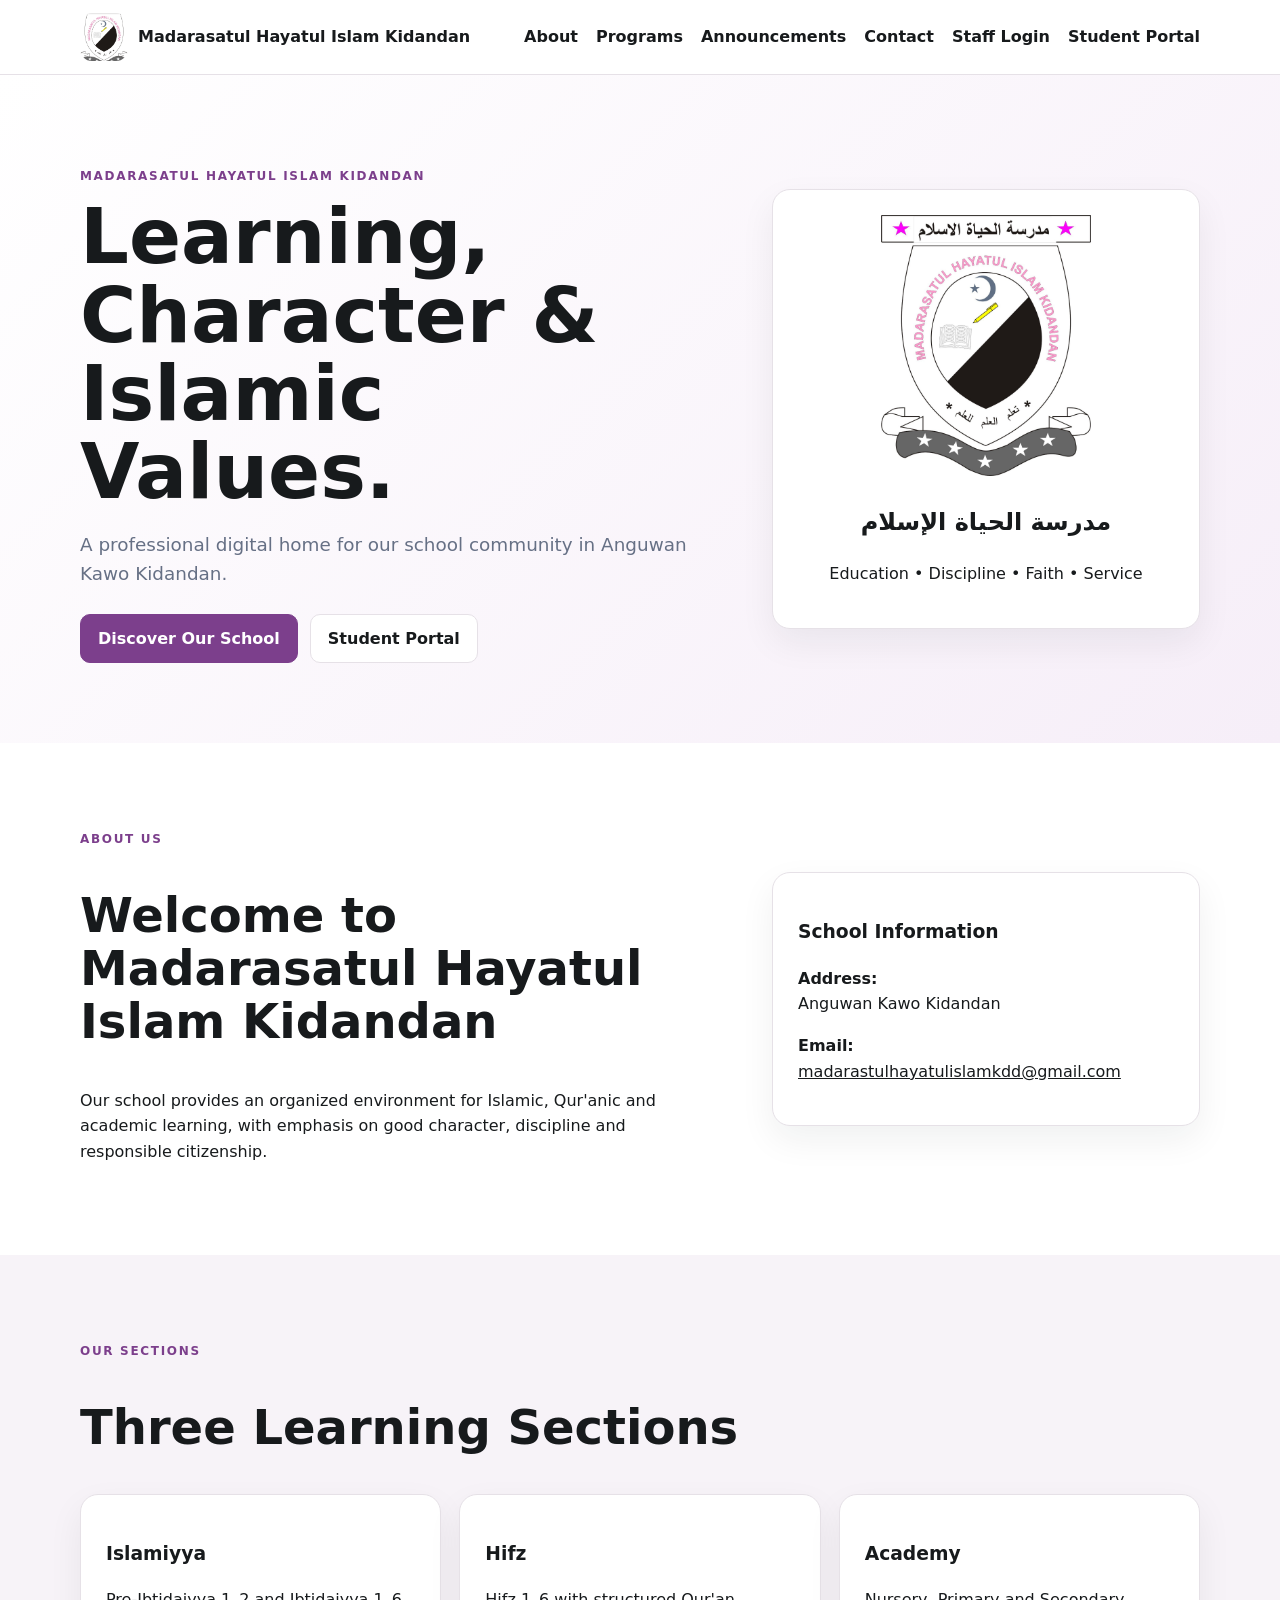
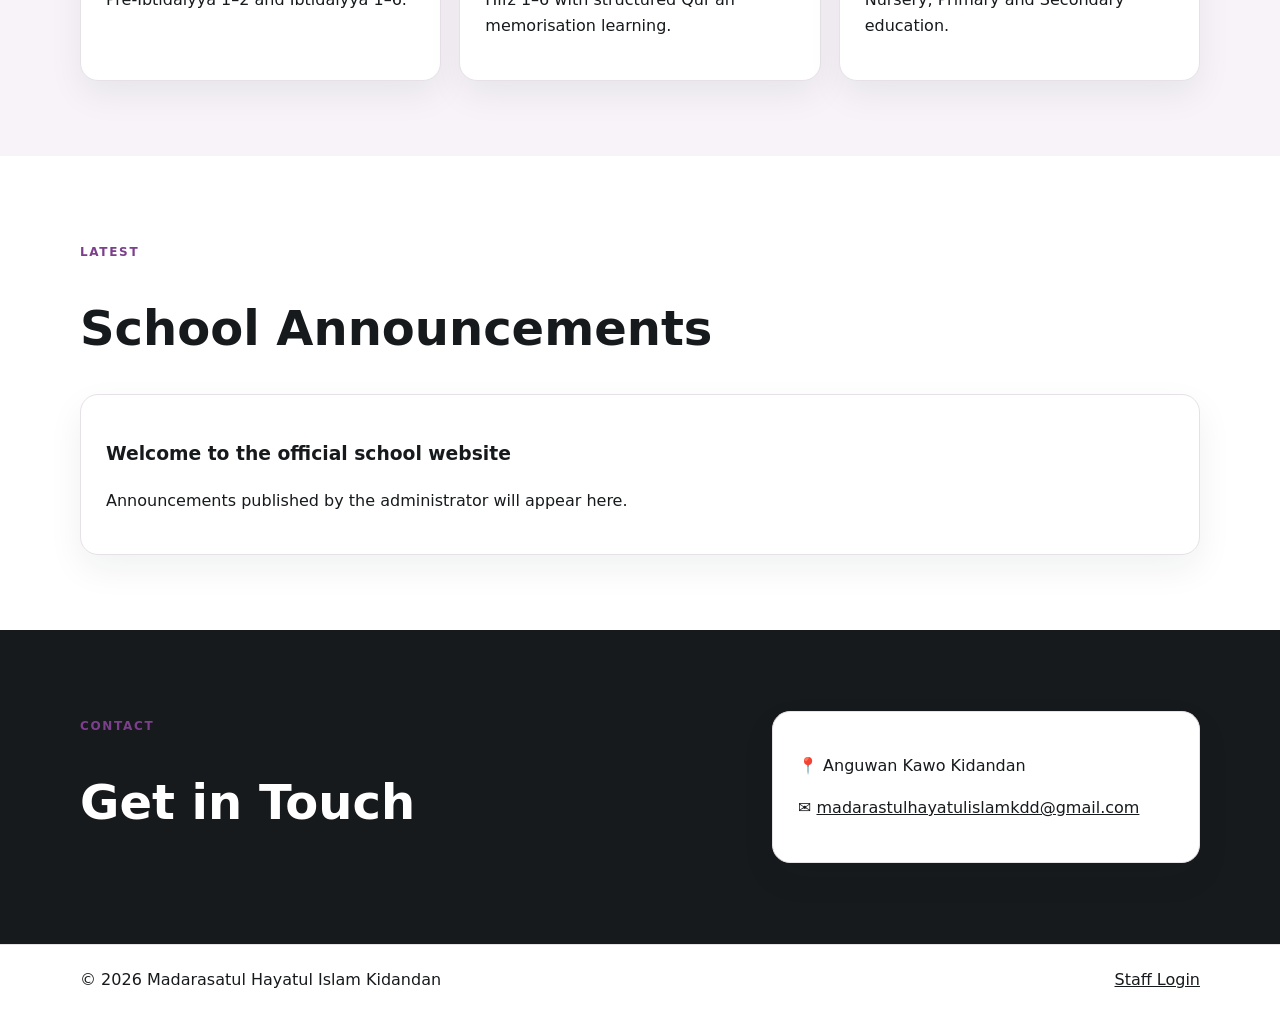
<file: index.html>
<!doctype html><html lang="en"><head><meta charset="UTF-8"><meta name="viewport" content="width=device-width,initial-scale=1"><title>Madarasatul Hayatul Islam Kidandan</title><link rel="stylesheet" href="css/style.css"></head><body>
<header><div class="container nav"><a class="brand" href="index.html"><img src="assets/school-logo.jpg"><span>Madarasatul Hayatul Islam Kidandan</span></a><button id="menu">☰</button><nav id="nav"><a href="#about">About</a><a href="#programs">Programs</a><a href="#announcements">Announcements</a><a href="#contact">Contact</a><a href="admin.html">Staff Login</a><a href="student-login.html">Student Portal</a></nav></div></header>
<section class="hero"><div class="container hero-grid"><div><p class="eyebrow">MADARASATUL HAYATUL ISLAM KIDANDAN</p><h1>Learning, Character & Islamic Values.</h1><p class="lead">A professional digital home for our school community in Anguwan Kawo Kidandan.</p><div class="actions"><a class="btn primary" href="#about">Discover Our School</a><a class="btn secondary" href="student-login.html">Student Portal</a></div></div><div class="hero-card"><img src="assets/school-logo.jpg"><h2>مدرسة الحياة الإسلام</h2><p>Education • Discipline • Faith • Service</p></div></div></section>
<section id="about" class="section"><div class="container two"><div><p class="eyebrow">ABOUT US</p><h2>Welcome to Madarasatul Hayatul Islam Kidandan</h2><p>Our school provides an organized environment for Islamic, Qur'anic and academic learning, with emphasis on good character, discipline and responsible citizenship.</p></div><div class="box"><h3>School Information</h3><p><b>Address:</b><br>Anguwan Kawo Kidandan</p><p><b>Email:</b><br><a href="mailto:madarastulhayatulislamkdd@gmail.com">madarastulhayatulislamkdd@gmail.com</a></p></div></div></section>
<section id="programs" class="section alt"><div class="container"><p class="eyebrow">OUR SECTIONS</p><h2>Three Learning Sections</h2><div class="cards"><article><h3>Islamiyya</h3><p>Pre-Ibtidaiyya 1–2 and Ibtidaiyya 1–6.</p></article><article><h3>Hifz</h3><p>Hifz 1–6 with structured Qur'an memorisation learning.</p></article><article><h3>Academy</h3><p>Nursery, Primary and Secondary education.</p></article></div></div></section>
<section id="announcements" class="section"><div class="container"><p class="eyebrow">LATEST</p><h2>School Announcements</h2><div class="box"><h3>Welcome to the official school website</h3><p>Announcements published by the administrator will appear here.</p></div></div></section>
<section id="contact" class="section dark"><div class="container two"><div><p class="eyebrow">CONTACT</p><h2>Get in Touch</h2></div><div class="box"><p>📍 Anguwan Kawo Kidandan</p><p>✉️ <a href="mailto:madarastulhayatulislamkdd@gmail.com">madarastulhayatulislamkdd@gmail.com</a></p></div></div></section>
<footer><div class="container"><span>© <span id="year"></span> Madarasatul Hayatul Islam Kidandan</span><a href="admin.html">Staff Login</a></div></footer><script src="js/main.js"></script></body></html>
</file>
<file: css/style.css>
:root{--brand:#7c3f8c;--ink:#171a1c;--muted:#667085;--line:#e6e1e7;--soft:#f7f3f8}*{box-sizing:border-box}html{scroll-behavior:smooth}body{margin:0;font-family:system-ui,-apple-system,"Segoe UI",sans-serif;color:var(--ink);line-height:1.6}a{color:inherit}.container{width:min(1120px,92%);margin:auto}header{position:sticky;top:0;background:#fff;z-index:5;border-bottom:1px solid var(--line)}.nav{min-height:74px;display:flex;align-items:center;justify-content:space-between}.brand{display:flex;gap:10px;align-items:center;text-decoration:none;font-weight:800}.brand img,.side-brand img{width:48px;height:48px;object-fit:cover;border-radius:12px}.nav nav{display:flex;gap:18px;align-items:center}.nav nav a{text-decoration:none;font-weight:650}.nav button{display:none;border:0;background:none;font-size:1.5rem}.hero{padding:80px 0;background:linear-gradient(135deg,#fff,#f6eef8)}.hero-grid,.two{display:grid;grid-template-columns:1.2fr .8fr;gap:50px;align-items:center}.eyebrow{color:var(--brand);font-weight:800;letter-spacing:.14em;font-size:.75rem}.hero h1{font-size:clamp(2.5rem,6vw,5rem);line-height:1.02;margin:10px 0}.lead{font-size:1.15rem;color:var(--muted)}.actions{display:flex;gap:12px;flex-wrap:wrap;margin-top:25px}.btn{display:inline-block;padding:11px 17px;border-radius:10px;text-decoration:none;font-weight:800;border:1px solid var(--line);cursor:pointer}.primary{background:var(--brand);color:#fff;border-color:var(--brand)}.secondary{background:#fff}.hero-card,.box,article,.panel,.stat{background:#fff;border:1px solid var(--line);border-radius:18px;padding:25px;box-shadow:0 14px 35px #171a1c10}.hero-card{text-align:center}.hero-card img{width:210px;max-width:100%}.section{padding:75px 0}.alt{background:var(--soft)}.section h2{font-size:clamp(2rem,4vw,3rem);line-height:1.1}.cards{display:grid;grid-template-columns:repeat(3,1fr);gap:18px}.dark{background:#171a1c;color:#fff}.dark .box{color:var(--ink)}footer{padding:22px 0;border-top:1px solid var(--line)}footer .container{display:flex;justify-content:space-between}.portal{min-height:100vh;background:#f6f1f8;display:grid;place-items:center;padding:20px}.portal-card{width:min(520px,100%);background:#fff;padding:32px;border-radius:22px;border:1px solid var(--line);box-shadow:0 15px 40px #0001}.portal-logo{display:block;width:95px;height:95px;object-fit:cover;border-radius:15px;margin:auto}.portal-card h1{text-align:center}.muted{color:var(--muted)}form{display:grid;gap:13px}label{font-weight:700;display:grid;gap:5px}input,select,textarea{font:inherit;padding:11px;border:1px solid #d7d0da;border-radius:9px;width:100%}.message{color:#a12626}.dashboard{display:flex;min-height:100vh;background:#f7f6f8}.sidebar{width:235px;background:#171a1c;color:#fff;padding:20px;display:flex;flex-direction:column;gap:7px}.side-brand{display:flex;align-items:center;gap:9px;font-weight:800;padding-bottom:22px}.side-link{background:none;border:0;color:#ddd;text-align:left;padding:11px;border-radius:8px;font:inherit;cursor:pointer}.side-link.active,.side-link:hover{background:#302b31;color:#fff}.logout{margin-top:auto}.dash-main{flex:1;padding:40px;min-width:0}.dash-top{display:flex;justify-content:space-between;align-items:center}.dash-top h1{margin:0;font-size:2.3rem}.chip{background:#fff;border:1px solid var(--line);border-radius:999px;padding:8px 12px;font-size:.85rem}.stats{display:grid;grid-template-columns:repeat(3,1fr);gap:15px;margin:25px 0}.stat span{color:var(--muted)}.stat strong{font-size:2rem}.grid{display:grid;grid-template-columns:1fr 1fr;gap:18px}.panel h2{margin-top:0}.table{width:100%;border-collapse:collapse;margin-top:15px;font-size:.9rem}.table th,.table td{padding:8px;border-bottom:1px solid var(--line);text-align:left}@media(max-width:850px){.nav nav{display:none;position:absolute;left:0;right:0;top:74px;background:#fff;padding:18px;flex-direction:column}.nav nav.open{display:flex}.nav button{display:block}.hero-grid,.two,.grid{grid-template-columns:1fr}.cards,.stats{grid-template-columns:1fr}.sidebar{width:72px;padding:12px 8px}.side-brand span,.side-link{font-size:0}.side-link:before{content:"•";font-size:1.5rem}.dash-main{padding:22px}footer .container{flex-direction:column}}
.check-grid{display:grid;grid-template-columns:repeat(auto-fit,minmax(170px,1fr));gap:8px;margin:10px 0 16px}.check-item{display:block;padding:8px 10px;border:1px solid #dfe4ea;border-radius:8px;background:#fafbfc}.check-item input{margin-right:6px}
</file>
